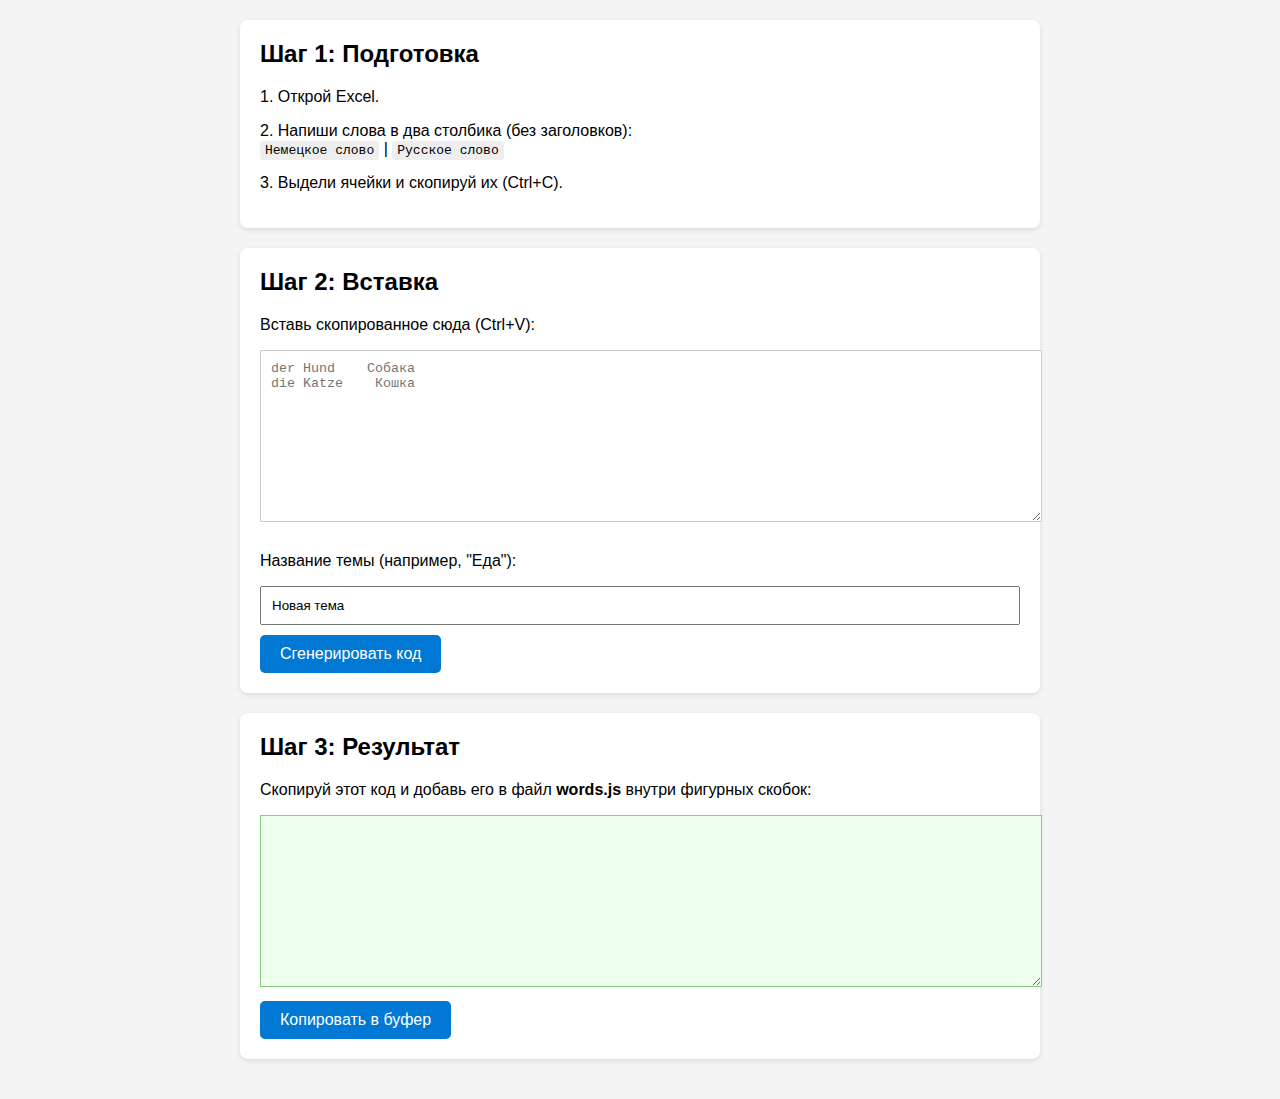
<file: admin.html>
﻿<!DOCTYPE html>
<html lang="ru">
<head>
    <meta charset="UTF-8">
    <title>Генератор слов для игры</title>
    <style>
        body {
            font-family: sans-serif;
            padding: 20px;
            max-width: 800px;
            margin: 0 auto;
            background: #f4f4f4;
        }

        h2 {
            margin-top: 0;
        }

        textarea {
            width: 100%;
            height: 150px;
            margin-bottom: 10px;
            border: 1px solid #ccc;
            padding: 10px;
            font-family: monospace;
        }

        button {
            background: #0078d4;
            color: white;
            border: none;
            padding: 10px 20px;
            font-size: 1rem;
            cursor: pointer;
            border-radius: 5px;
        }

            button:hover {
                background: #005a9e;
            }

        .step {
            background: white;
            padding: 20px;
            margin-bottom: 20px;
            border-radius: 8px;
            box-shadow: 0 2px 5px rgba(0,0,0,0.1);
        }

        code {
            background: #eee;
            padding: 2px 5px;
            border-radius: 3px;
        }

        #output {
            background: #eeffee;
            border-color: #88cc88;
        }
    </style>
</head>
<body>

    <div class="step">
        <h2>Шаг 1: Подготовка</h2>
        <p>1. Открой Excel.</p>
        <p>
            2. Напиши слова в два столбика (без заголовков):<br>
            <code>Немецкое слово</code> | <code>Русское слово</code>
        </p>
        <p>3. Выдели ячейки и скопируй их (Ctrl+C).</p>
    </div>

    <div class="step">
        <h2>Шаг 2: Вставка</h2>
        <p>Вставь скопированное сюда (Ctrl+V):</p>
        <textarea id="input" placeholder="der Hund    Собака&#10;die Katze    Кошка"></textarea>

        <p>Название темы (например, "Еда"):</p>
        <input type="text" id="topicName" value="Новая тема" style="width: 100%; padding: 10px; margin-bottom: 10px; box-sizing: border-box;">

        <button onclick="convert()">Сгенерировать код</button>
    </div>

    <div class="step">
        <h2>Шаг 3: Результат</h2>
        <p>Скопируй этот код и добавь его в файл <b>words.js</b> внутри фигурных скобок:</p>
        <textarea id="output" readonly></textarea>
        <button onclick="copyResult()">Копировать в буфер</button>
    </div>

    <script>
        function convert() {
            const raw = document.getElementById('input').value.trim();
            const topic = document.getElementById('topicName').value.trim() || "Новая тема";

            if (!raw) { alert("Сначала вставьте слова из Excel!"); return; }

            // Разбиваем на строки
            const lines = raw.split('\n');
            let resultJs = `    "${topic}": [\n`;

            lines.forEach((line, index) => {
                // Разбиваем строку по табуляции (Excel копирует через Tab)
                let parts = line.split('\t');

                // Если нет табов, пробуем разделить по двойным пробелам (на всякий случай)
                if (parts.length < 2) parts = line.split('  ').filter(p => p.trim() !== '');

                if (parts.length >= 2) {
                    const de = parts[0].trim();
                    const ru = parts[1].trim();

                    // Генерируем уникальный ID (время + номер строки) чтобы не думать о цифрах
                    const uniqueId = Date.now() + index;

                    resultJs += `        { id: ${uniqueId}, de: "${de}", ru: "${ru}" }`;

                    // Ставим запятую везде, кроме последней строки
                    if (index < lines.length - 1) resultJs += ',';
                    resultJs += '\n';
                }
            });

            resultJs += `    ],`; // Запятая в конце важна, если мы будем добавлять еще темы

            document.getElementById('output').value = resultJs;
        }

        function copyResult() {
            const copyText = document.getElementById("output");
            copyText.select();
            document.execCommand("copy");
            alert("Код скопирован! Теперь открой файл words.js и вставь это.");
        }
    </script>

</body>
</html>
</file>
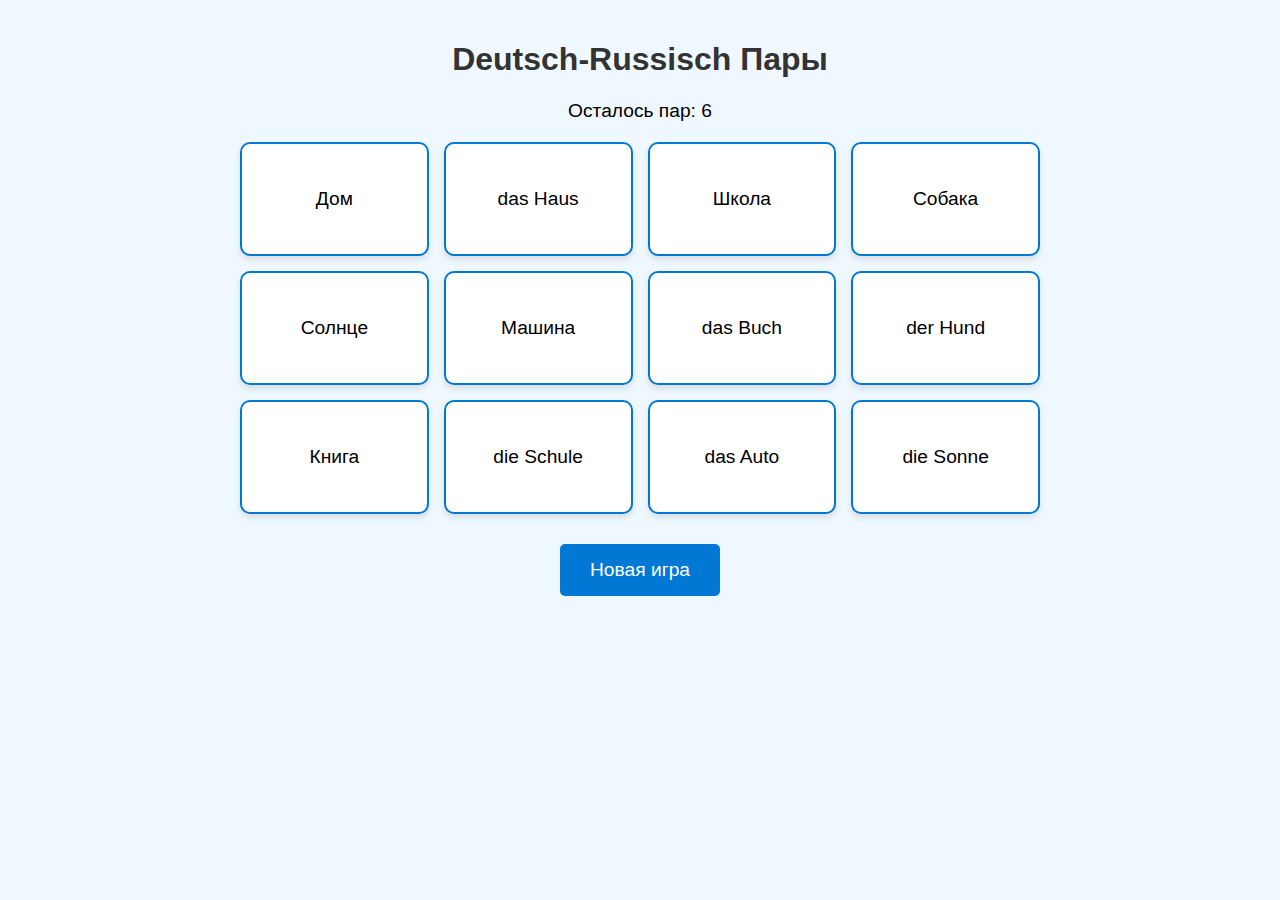
<file: HTMLPage1.html>
﻿<!DOCTYPE html>
<html lang="ru">
<head>
    <meta charset="UTF-8">
    <meta name="viewport" content="width=device-width, initial-scale=1.0">
    <title>Учим Немецкий: Найди Пару</title>
    <style>
        /* Стили (CSS) - внешний вид */
        body {
            font-family: 'Segoe UI', Tahoma, Geneva, Verdana, sans-serif;
            background-color: #f0f8ff;
            display: flex;
            flex-direction: column;
            align-items: center;
            margin: 0;
            padding: 20px;
            touch-action: manipulation; /* Улучшает отклик на планшетах */
        }

        h1 {
            color: #333;
        }

        .game-info {
            margin-bottom: 20px;
            font-size: 1.2rem;
        }

        /* Сетка для карточек */
        .grid-container {
            display: grid;
            grid-template-columns: repeat(3, 1fr); /* 3 колонки */
            gap: 15px;
            width: 100%;
            max-width: 800px;
        }

        /* Стиль карточки */
        .card {
            background-color: white;
            border: 2px solid #0078d4;
            border-radius: 10px;
            height: 100px;
            display: flex;
            justify-content: center;
            align-items: center;
            font-size: 1.2rem;
            cursor: pointer;
            user-select: none; /* Запрет выделения текста */
            transition: transform 0.2s, background-color 0.2s;
            box-shadow: 0 4px 6px rgba(0,0,0,0.1);
            text-align: center;
            padding: 5px;
        }

            .card:active {
                transform: scale(0.95);
            }

            /* Выбранная карточка */
            .card.selected {
                background-color: #ffd700;
                border-color: #ff8c00;
            }

            /* Правильная пара */
            .card.matched {
                background-color: #90ee90; /* Зеленый */
                border-color: #228b22;
                visibility: hidden; /* Скрываем угаданные, или можно оставить visible */
                opacity: 0;
                transition: opacity 0.5s;
            }

        /* Кнопка перезапуска */
        #restart-btn {
            margin-top: 30px;
            padding: 15px 30px;
            font-size: 1.2rem;
            background-color: #0078d4;
            color: white;
            border: none;
            border-radius: 5px;
            cursor: pointer;
        }

        /* Адаптив для планшетов */
        @media (min-width: 600px) {
            .grid-container {
                grid-template-columns: repeat(4, 1fr); /* 4 колонки на больших экранах */
            }
        }
    </style>
</head>
<body>

    <h1>Deutsch-Russisch Пары</h1>

    <div class="game-info">
        Осталось пар: <span id="pairs-left">0</span>
    </div>

    <div class="grid-container" id="game-board">
    </div>

    <button id="restart-btn" onclick="startGame()">Новая игра</button>

    <script>
        // --- 1. БАЗА ДАННЫХ СЛОВ ---
        // Сюда можно добавить хоть 1000 пар.
        const allWords = [
            { id: 1, de: "der Hund", ru: "Собака" },
            { id: 2, de: "die Katze", ru: "Кошка" },
            { id: 3, de: "das Haus", ru: "Дом" },
            { id: 4, de: "der Tisch", ru: "Стол" },
            { id: 5, de: "das Buch", ru: "Книга" },
            { id: 6, de: "die Schule", ru: "Школа" },
            { id: 7, de: "der Apfel", ru: "Яблоко" },
            { id: 8, de: "das Auto", ru: "Машина" },
            { id: 9, de: "die Sonne", ru: "Солнце" },
            { id: 10, de: "der Freund", ru: "Друг" },
            { id: 11, de: "arbeiten", ru: "Работать" },
            { id: 12, de: "lernen", ru: "Учиться" }
        ];

        let selectedCards = [];
        let pairsLeft = 0;
        const gameBoard = document.getElementById('game-board');
        const pairsLeftDisplay = document.getElementById('pairs-left');
        const PAIRS_ON_SCREEN = 6; // Сколько пар показывать за один раз

        // --- 2. ЛОГИКА ИГРЫ ---

        function startGame() {
            gameBoard.innerHTML = '';
            selectedCards = [];

            // 1. Выбираем случайные пары из большого списка
            const randomPairs = getRandomSubarray(allWords, PAIRS_ON_SCREEN);
            pairsLeft = randomPairs.length;
            pairsLeftDisplay.innerText = pairsLeft;

            // 2. Создаем массив карточек (отдельно для RU и DE)
            let cards = [];
            randomPairs.forEach(pair => {
                // Немецкая карточка
                cards.push({ id: pair.id, text: pair.de, lang: 'de' });
                // Русская карточка
                cards.push({ id: pair.id, text: pair.ru, lang: 'ru' });
            });

            // 3. Перемешиваем карточки
            cards = shuffleArray(cards);

            // 4. Рисуем их на экране
            cards.forEach(cardData => {
                const cardEl = document.createElement('div');
                cardEl.classList.add('card');
                cardEl.innerText = cardData.text;
                cardEl.dataset.id = cardData.id; // Храним ID пары

                // Обработчик клика
                cardEl.addEventListener('click', () => handleCardClick(cardEl));

                gameBoard.appendChild(cardEl);
            });
        }

        function handleCardClick(card) {
            // Если уже угадана или выбрана, или уже выбрано 2 карты - игнорируем
            if (card.classList.contains('matched') ||
                card.classList.contains('selected') ||
                selectedCards.length >= 2) {
                return;
            }

            // Выделяем карту
            card.classList.add('selected');
            selectedCards.push(card);

            // Если выбрано 2 карты - проверяем
            if (selectedCards.length === 2) {
                checkForMatch();
            }
        }

        function checkForMatch() {
            const card1 = selectedCards[0];
            const card2 = selectedCards[1];

            // Сравниваем ID пар
            if (card1.dataset.id === card2.dataset.id) {
                // Совпадение!
                setTimeout(() => {
                    card1.classList.remove('selected');
                    card2.classList.remove('selected');
                    card1.classList.add('matched');
                    card2.classList.add('matched');
                    pairsLeft--;
                    pairsLeftDisplay.innerText = pairsLeft;

                    if (pairsLeft === 0) {
                        alert("Отлично! Все пары найдены.");
                    }
                }, 300);
            } else {
                // Ошибка
                setTimeout(() => {
                    card1.classList.remove('selected');
                    card2.classList.remove('selected');
                }, 1000); // Ждем 1 секунду, чтобы игрок увидел ошибку
            }

            // Очищаем выбор (с небольшой задержкой, чтобы код успел отработать)
            setTimeout(() => {
                selectedCards = [];
            }, 300);
        }

        // --- 3. ВСПОМОГАТЕЛЬНЫЕ ФУНКЦИИ ---

        // Случайный выбор N элементов
        function getRandomSubarray(arr, size) {
            const shuffled = arr.slice(0);
            let i = arr.length;
            let temp, index;
            while (i--) {
                index = Math.floor(Math.random() * (i + 1));
                temp = shuffled[index];
                shuffled[index] = shuffled[i];
                shuffled[i] = temp;
            }
            return shuffled.slice(0, size);
        }

        // Перемешивание массива (алгоритм Фишера-Йетса)
        function shuffleArray(array) {
            for (let i = array.length - 1; i > 0; i--) {
                const j = Math.floor(Math.random() * (i + 1));
                [array[i], array[j]] = [array[j], array[i]];
            }
            return array;
        }

        // Запуск при загрузке
        startGame();

    </script>
</body>
</html>
</file>
